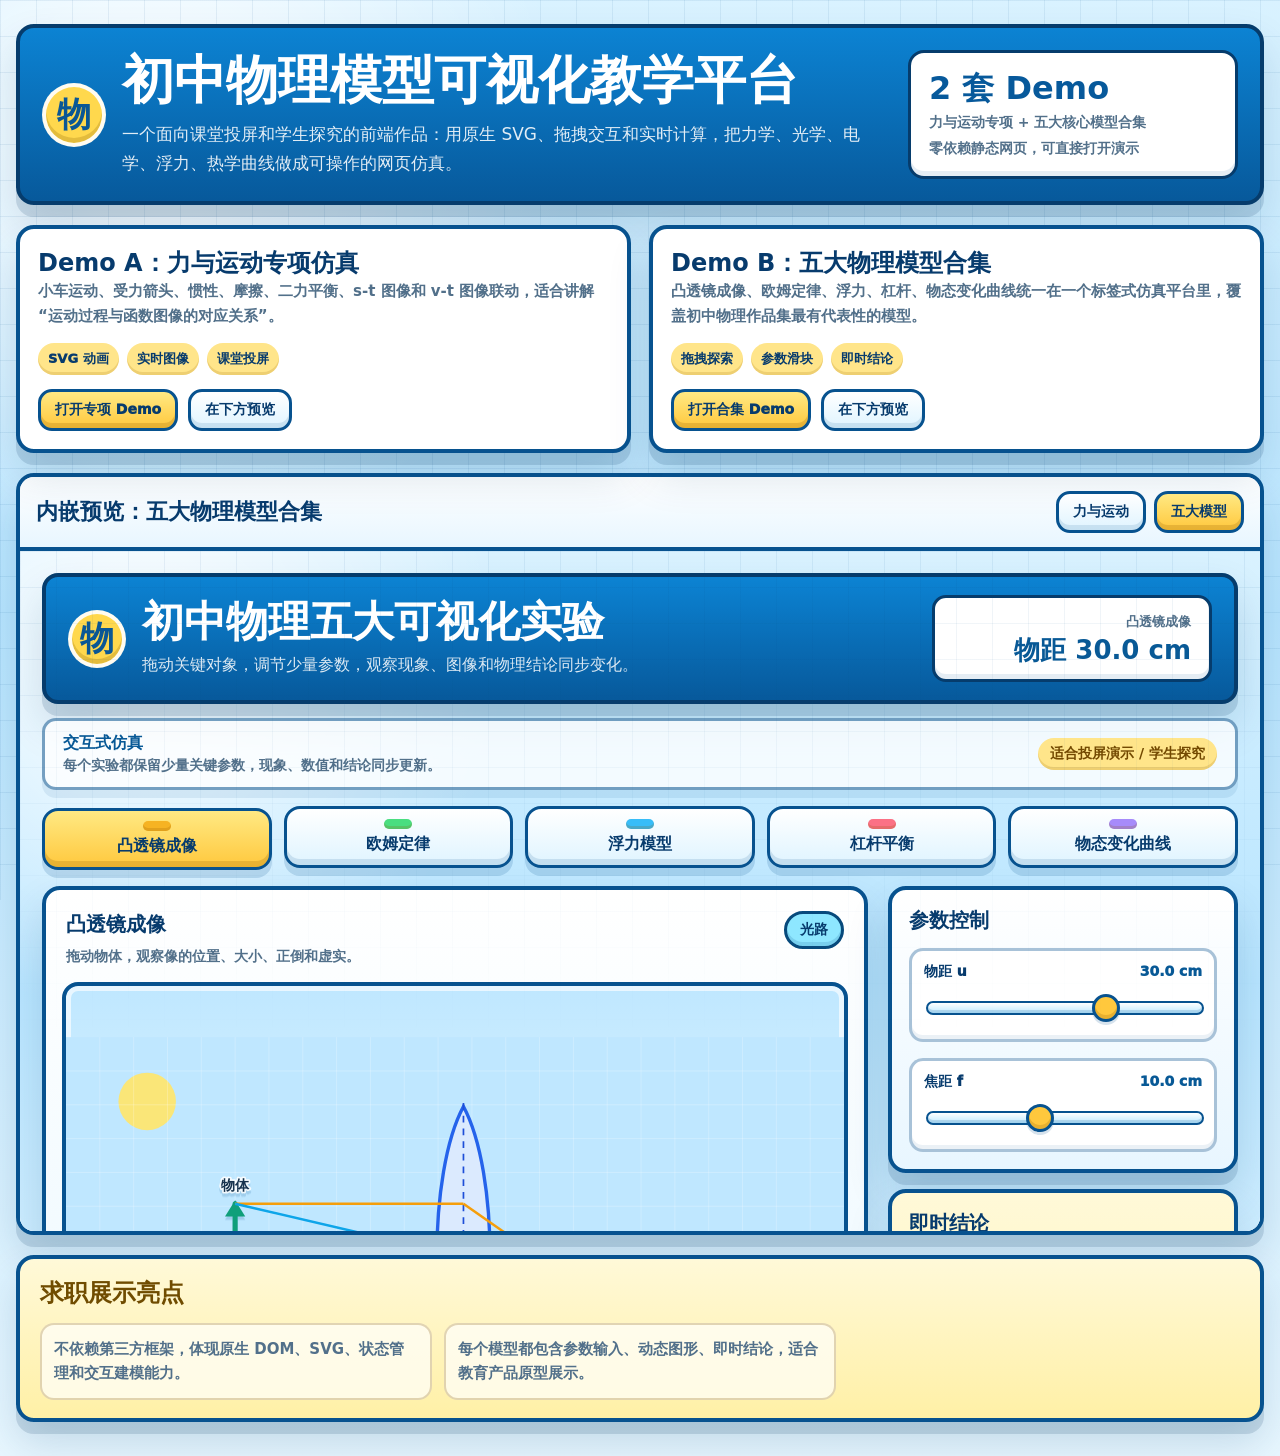
<file: index.html>
﻿<!doctype html>
<html lang="zh-CN">
  <head>
    <meta charset="UTF-8" />
    <meta name="viewport" content="width=device-width, initial-scale=1.0" />
    <title>初中物理可视化教学作品集 Demo</title>
    <style>
      :root {
        --navy: #073b6d;
        --blue: #0c83d3;
        --blue-dark: #07599b;
        --yellow: #ffc83d;
        --green: #20a464;
        --text: #17324d;
        --muted: #52708a;
        --line: #07528f;
        --shadow: 0 12px 0 rgba(4, 54, 94, 0.14), 0 22px 42px rgba(8, 67, 112, 0.16);
        font-family:
          "Microsoft YaHei", "PingFang SC", "Noto Sans CJK SC", system-ui, sans-serif;
      }

      * {
        box-sizing: border-box;
      }

      body {
        margin: 0;
        min-height: 100vh;
        color: var(--text);
        background:
          radial-gradient(circle at 12% 10%, rgba(255, 255, 255, 0.95), transparent 24%),
          linear-gradient(180deg, #d9f2ff 0%, #b8e5ff 42%, #e8f7ff 100%);
      }

      body::before {
        content: "";
        position: fixed;
        inset: 0;
        pointer-events: none;
        background-image:
          linear-gradient(rgba(7, 82, 143, 0.08) 1px, transparent 1px),
          linear-gradient(90deg, rgba(7, 82, 143, 0.08) 1px, transparent 1px);
        background-size: 36px 36px;
      }

      a,
      button {
        font: inherit;
      }

      .page {
        position: relative;
        width: min(1280px, calc(100% - 32px));
        margin: 0 auto;
        padding: 24px 0 34px;
      }

      .hero {
        display: grid;
        grid-template-columns: minmax(0, 1fr) 330px;
        gap: 20px;
        align-items: stretch;
        padding: 22px;
        border: 4px solid #063c6c;
        border-radius: 18px;
        color: #ffffff;
        background: linear-gradient(180deg, var(--blue), var(--blue-dark));
        box-shadow: var(--shadow);
      }

      .brand {
        display: flex;
        gap: 16px;
        align-items: center;
      }

      .logo {
        display: grid;
        flex: 0 0 64px;
        width: 64px;
        height: 64px;
        place-items: center;
        border: 4px solid rgba(255, 255, 255, 0.92);
        border-radius: 50%;
        color: #0a5795;
        background: #ffd84d;
        box-shadow: inset 0 -5px 0 rgba(130, 86, 0, 0.22);
        font-size: 34px;
        font-weight: 1000;
      }

      h1,
      h2,
      p {
        margin: 0;
      }

      h1 {
        font-size: clamp(30px, 5vw, 52px);
        line-height: 1.08;
        letter-spacing: 0;
      }

      .hero p {
        max-width: 780px;
        margin-top: 12px;
        color: rgba(255, 255, 255, 0.88);
        font-size: 17px;
        line-height: 1.7;
      }

      .score-card {
        padding: 18px;
        border: 3px solid #063c6c;
        border-radius: 16px;
        color: var(--text);
        background: #ffffff;
        box-shadow: inset 0 -5px 0 rgba(7, 82, 143, 0.1);
      }

      .score-card strong {
        display: block;
        color: var(--blue-dark);
        font-size: 32px;
        line-height: 1.1;
      }

      .score-card span {
        display: block;
        margin-top: 8px;
        color: var(--muted);
        font-size: 14px;
        font-weight: 900;
      }

      .cards {
        display: grid;
        grid-template-columns: repeat(2, minmax(0, 1fr));
        gap: 18px;
        margin-top: 20px;
      }

      .card,
      .preview,
      .notes {
        border: 4px solid var(--line);
        border-radius: 18px;
        background: #ffffff;
        box-shadow: var(--shadow);
      }

      .card {
        display: grid;
        gap: 14px;
        padding: 18px;
      }

      .card h2 {
        color: var(--navy);
        font-size: 24px;
      }

      .card p,
      .notes li {
        color: var(--muted);
        font-size: 15px;
        font-weight: 800;
        line-height: 1.65;
      }

      .tag-row {
        display: flex;
        flex-wrap: wrap;
        gap: 8px;
      }

      .tag {
        border-radius: 999px;
        padding: 7px 10px;
        color: #073b6d;
        background: #ffe58a;
        box-shadow: inset 0 -3px 0 rgba(159, 105, 0, 0.18);
        font-size: 13px;
        font-weight: 1000;
      }

      .actions {
        display: flex;
        flex-wrap: wrap;
        gap: 10px;
      }

      .button {
        display: inline-flex;
        min-height: 42px;
        align-items: center;
        justify-content: center;
        border: 3px solid var(--line);
        border-radius: 14px;
        padding: 0 14px;
        color: var(--navy);
        background: linear-gradient(180deg, #ffffff 0%, #dff4ff 100%);
        box-shadow: inset 0 -5px 0 rgba(7, 82, 143, 0.12);
        font-size: 14px;
        font-weight: 1000;
        text-decoration: none;
        cursor: pointer;
      }

      .button.primary {
        background: linear-gradient(180deg, #ffe983 0%, var(--yellow) 100%);
        box-shadow: inset 0 -5px 0 rgba(144, 91, 0, 0.22);
      }

      .preview {
        margin-top: 20px;
        overflow: hidden;
      }

      .preview-head {
        display: flex;
        align-items: center;
        justify-content: space-between;
        gap: 12px;
        padding: 14px 16px;
        background: linear-gradient(180deg, #ffffff 0%, #e8f6ff 100%);
        border-bottom: 4px solid var(--line);
      }

      .preview-head h2 {
        color: var(--navy);
        font-size: 22px;
      }

      .preview-actions {
        display: flex;
        flex-wrap: wrap;
        gap: 8px;
      }

      iframe {
        display: block;
        width: 100%;
        height: 680px;
        border: 0;
        background: #ffffff;
      }

      .notes {
        margin-top: 20px;
        padding: 18px 20px;
        background: linear-gradient(180deg, #fff9d8 0%, #fff0a6 100%);
      }

      .notes h2 {
        color: #704c00;
      }

      .notes ul {
        display: grid;
        grid-template-columns: repeat(3, minmax(0, 1fr));
        gap: 12px;
        margin: 14px 0 0;
        padding: 0;
        list-style: none;
      }

      .notes li {
        border: 2px solid rgba(128, 85, 0, 0.24);
        border-radius: 14px;
        padding: 12px;
        background: rgba(255, 255, 255, 0.68);
      }

      @media (max-width: 980px) {
        .hero,
        .cards,
        .notes ul {
          grid-template-columns: 1fr;
        }

        .brand {
          align-items: flex-start;
        }

        iframe {
          height: 620px;
        }
      }

      @media (max-width: 620px) {
        .page {
          width: min(100% - 24px, 1280px);
          padding-top: 14px;
        }

        .hero {
          padding: 16px;
        }

        .logo {
          flex-basis: 50px;
          width: 50px;
          height: 50px;
          font-size: 28px;
        }

        .preview-head {
          display: grid;
        }

        iframe {
          height: 560px;
        }
      }
    </style>
  </head>
  <body>
    <main class="page">
      <section class="hero">
        <div class="brand">
          <div class="logo" aria-hidden="true">物</div>
          <div>
            <h1>初中物理模型可视化教学平台</h1>
            <p>一个面向课堂投屏和学生探究的前端作品：用原生 SVG、拖拽交互和实时计算，把力学、光学、电学、浮力、热学曲线做成可操作的网页仿真。</p>
          </div>
        </div>
        <aside class="score-card">
          <strong>2 套 Demo</strong>
          <span>力与运动专项 + 五大核心模型合集</span>
          <span>零依赖静态网页，可直接打开演示</span>
        </aside>
      </section>

      <section class="cards" aria-label="作品入口">
        <article class="card">
          <div>
            <h2>Demo A：力与运动专项仿真</h2>
            <p>小车运动、受力箭头、惯性、摩擦、二力平衡、s-t 图像和 v-t 图像联动，适合讲解“运动过程与函数图像的对应关系”。</p>
          </div>
          <div class="tag-row">
            <span class="tag">SVG 动画</span>
            <span class="tag">实时图像</span>
            <span class="tag">课堂投屏</span>
          </div>
          <div class="actions">
            <a class="button primary" href="./motion_demo.html">打开专项 Demo</a>
            <button class="button" type="button" data-preview="./motion_demo.html">在下方预览</button>
          </div>
        </article>

        <article class="card">
          <div>
            <h2>Demo B：五大物理模型合集</h2>
            <p>凸透镜成像、欧姆定律、浮力、杠杆、物态变化曲线统一在一个标签式仿真平台里，覆盖初中物理作品集最有代表性的模型。</p>
          </div>
          <div class="tag-row">
            <span class="tag">拖拽探索</span>
            <span class="tag">参数滑块</span>
            <span class="tag">即时结论</span>
          </div>
          <div class="actions">
            <a class="button primary" href="./demo_code/index.html">打开合集 Demo</a>
            <button class="button" type="button" data-preview="./demo_code/index.html">在下方预览</button>
          </div>
        </article>
      </section>

      <section class="preview" aria-label="内嵌预览">
        <div class="preview-head">
          <h2 id="previewTitle">内嵌预览：五大物理模型合集</h2>
          <div class="preview-actions">
            <button class="button" type="button" data-preview="./motion_demo.html">力与运动</button>
            <button class="button primary" type="button" data-preview="./demo_code/index.html">五大模型</button>
          </div>
        </div>
        <iframe id="previewFrame" title="物理可视化 Demo 预览" src="./demo_code/index.html"></iframe>
      </section>

      <section class="notes">
        <h2>求职展示亮点</h2>
        <ul>
          <li>不依赖第三方框架，体现原生 DOM、SVG、状态管理和交互建模能力。</li>
          <li>每个模型都包含参数输入、动态图形、即时结论，适合教育产品原型展示。</li>
        </ul>
      </section>
    </main>

    <script>
      const frame = document.querySelector("#previewFrame");
      const title = document.querySelector("#previewTitle");
      const buttons = document.querySelectorAll("[data-preview]");

      buttons.forEach((button) => {
        button.addEventListener("click", () => {
          const target = button.dataset.preview;
          frame.src = target;
          title.textContent = target.includes("demo_code") ? "内嵌预览：五大物理模型合集" : "内嵌预览：力与运动专项仿真";
        });
      });
    </script>
  </body>
</html>
</file>
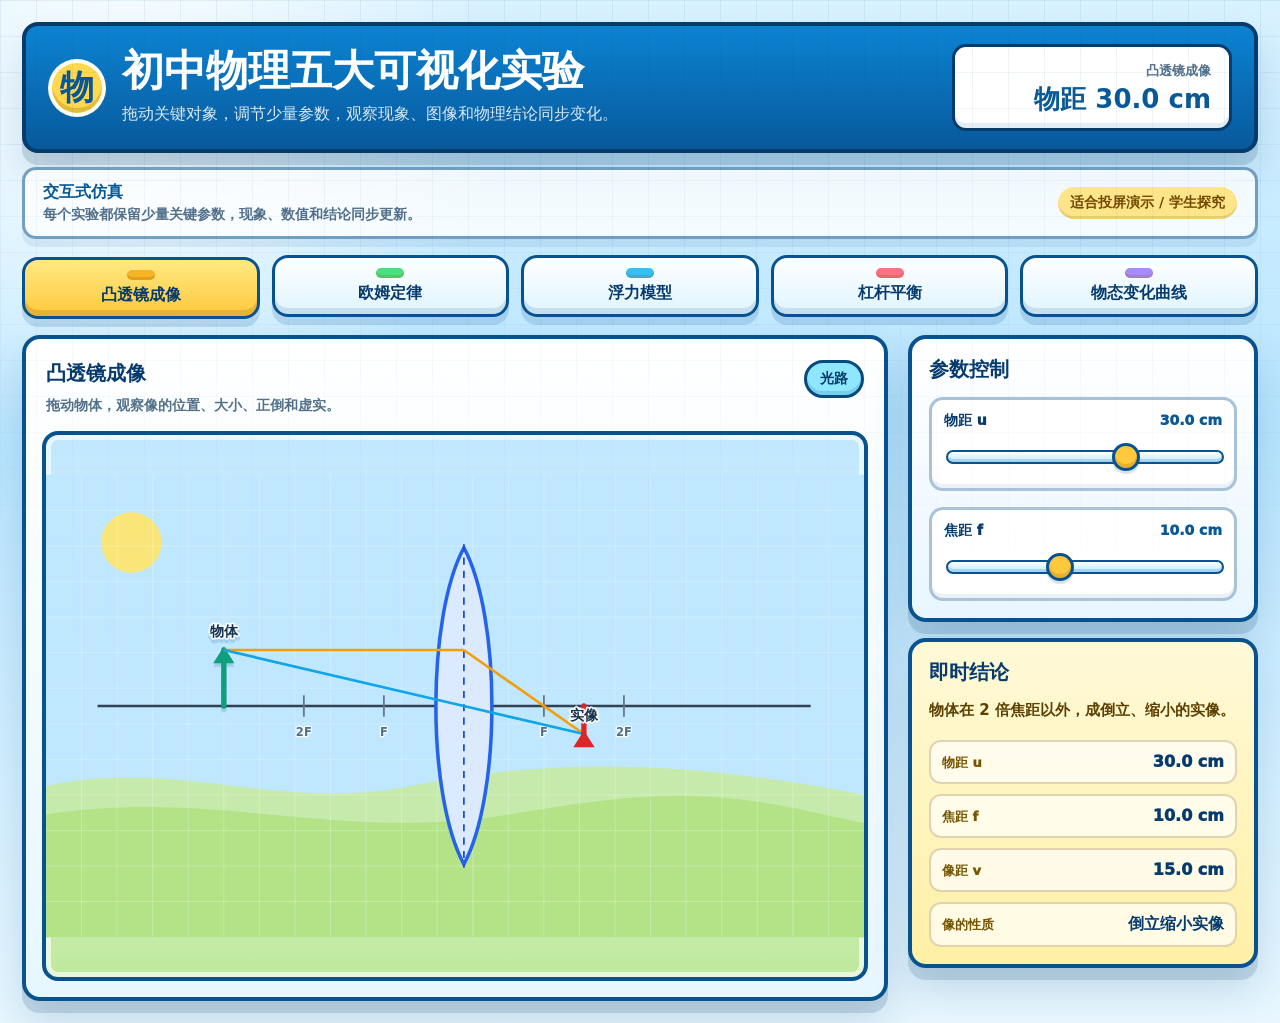
<file: demo_code/index.html>
<!doctype html>
<html lang="zh-CN">
  <head>
    <meta charset="UTF-8" />
    <meta name="viewport" content="width=device-width, initial-scale=1.0" />
    <title>初中物理五大可视化实验</title>
    <link rel="stylesheet" href="./styles.css" />
  </head>
  <body>
    <main class="app-shell">
      <section class="workspace" aria-labelledby="page-title">
        <header class="topbar">
          <div class="brand-block">
            <div class="brand-mark" aria-hidden="true">物</div>
            <div>
              <h1 id="page-title">初中物理五大可视化实验</h1>
              <p>拖动关键对象，调节少量参数，观察现象、图像和物理结论同步变化。</p>
            </div>
          </div>
          <div class="summary-card" aria-live="polite">
            <span id="currentTopic">凸透镜成像</span>
            <strong id="headlineValue">物距 30.0 cm</strong>
          </div>
        </header>

        <section class="intro-strip" aria-label="仿真说明">
          <div>
            <strong>交互式仿真</strong>
            <p>每个实验都保留少量关键参数，现象、数值和结论同步更新。</p>
          </div>
          <span>适合投屏演示 / 学生探究</span>
        </section>

        <nav class="tabbar" aria-label="实验切换">
          <button class="tab-button active" type="button" data-demo="lens">凸透镜成像</button>
          <button class="tab-button" type="button" data-demo="ohm">欧姆定律</button>
          <button class="tab-button" type="button" data-demo="buoyancy">浮力模型</button>
          <button class="tab-button" type="button" data-demo="lever">杠杆平衡</button>
          <button class="tab-button" type="button" data-demo="phase">物态变化曲线</button>
        </nav>

        <div class="content-grid">
          <section class="canvas-panel" aria-label="实验可视化区域">
            <div class="section-heading">
              <div>
                <h2 id="demoTitle">凸透镜成像</h2>
                <p id="demoSubtitle">拖动物体，观察像的位置、大小、正倒和虚实。</p>
              </div>
              <span id="demoBadge">光路</span>
            </div>
            <svg id="demoCanvas" class="demo-canvas" viewBox="0 0 920 520" role="img" aria-label="当前实验图示"></svg>
          </section>

          <aside class="side-panel" aria-label="参数和结论">
            <section class="control-card">
              <h2>参数控制</h2>
              <div id="controlArea" class="control-area"></div>
            </section>

            <section class="result-card" aria-live="polite">
              <h2>即时结论</h2>
              <p id="resultText">物体在 2 倍焦距以外，成倒立、缩小的实像。</p>
              <dl id="factList" class="fact-list"></dl>
            </section>
          </aside>
        </div>
      </section>
    </main>

    <script src="./script.js"></script>
  </body>
</html>
</file>
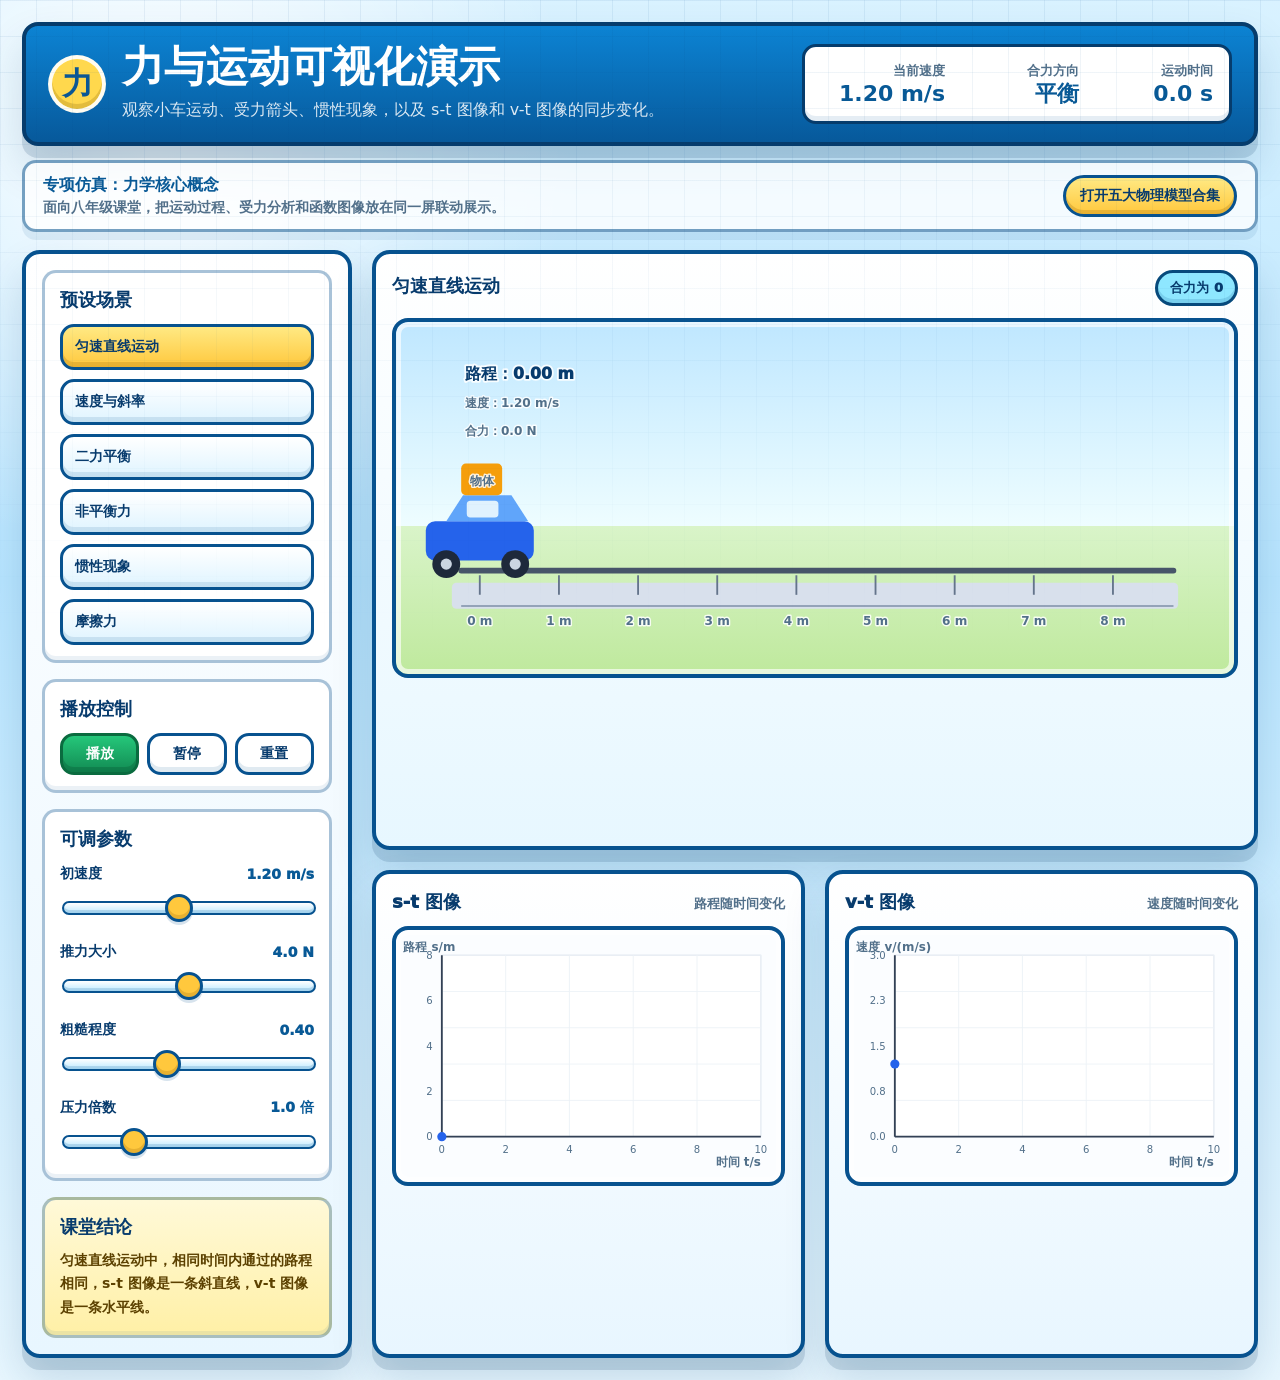
<file: motion_demo.html>
﻿<!doctype html>
<html lang="zh-CN">
  <head>
    <meta charset="UTF-8" />
    <meta name="viewport" content="width=device-width, initial-scale=1.0" />
    <title>力与运动可视化演示</title>
    <link rel="stylesheet" href="./styles.css" />
  </head>
  <body>
    <main class="app-shell">
      <section class="workspace" aria-labelledby="page-title">
        <header class="topbar">
          <div class="brand-block">
            <div class="brand-mark" aria-hidden="true">力</div>
            <div>
              <h1 id="page-title">力与运动可视化演示</h1>
              <p>观察小车运动、受力箭头、惯性现象，以及 s-t 图像和 v-t 图像的同步变化。</p>
            </div>
          </div>
          <div class="status-panel" aria-live="polite">
            <div>
              <span>当前速度</span>
              <strong id="speedValue">1.20 m/s</strong>
            </div>
            <div>
              <span>合力方向</span>
              <strong id="netForceValue">平衡</strong>
            </div>
            <div>
              <span>运动时间</span>
              <strong id="timeValue">0.0 s</strong>
            </div>
          </div>
        </header>

        <section class="intro-strip" aria-label="项目说明">
          <div>
            <strong>专项仿真：力学核心概念</strong>
            <p>面向八年级课堂，把运动过程、受力分析和函数图像放在同一屏联动展示。</p>
          </div>
          <a href="./demo_code/index.html">打开五大物理模型合集</a>
        </section>

        <div class="content-grid">
          <aside class="control-panel" aria-label="演示控制">
            <section class="panel-block">
              <h2>预设场景</h2>
              <div class="scenario-list" role="group" aria-label="选择预设场景">
                <button class="scenario-button active" type="button" data-scenario="uniform">匀速直线运动</button>
                <button class="scenario-button" type="button" data-scenario="speed">速度与斜率</button>
                <button class="scenario-button" type="button" data-scenario="balance">二力平衡</button>
                <button class="scenario-button" type="button" data-scenario="unbalanced">非平衡力</button>
                <button class="scenario-button" type="button" data-scenario="inertia">惯性现象</button>
                <button class="scenario-button" type="button" data-scenario="friction">摩擦力</button>
              </div>
            </section>

            <section class="panel-block">
              <h2>播放控制</h2>
              <div class="play-row">
                <button id="playButton" class="primary-button" type="button">播放</button>
                <button id="pauseButton" class="secondary-button" type="button">暂停</button>
                <button id="resetButton" class="secondary-button" type="button">重置</button>
              </div>
            </section>

            <section class="panel-block">
              <h2>可调参数</h2>
              <label class="control-row" for="speedSlider">
                <span>初速度</span>
                <output id="speedSliderValue" for="speedSlider">1.20 m/s</output>
              </label>
              <input id="speedSlider" type="range" min="0.2" max="2.4" step="0.02" value="1.2" />

              <label class="control-row" for="pushSlider">
                <span>推力大小</span>
                <output id="pushSliderValue" for="pushSlider">4 N</output>
              </label>
              <input id="pushSlider" type="range" min="0" max="8" step="0.1" value="4" />

              <label class="control-row" for="roughSlider">
                <span>粗糙程度</span>
                <output id="roughSliderValue" for="roughSlider">0.40</output>
              </label>
              <input id="roughSlider" type="range" min="0" max="1" step="0.01" value="0.4" />

              <label class="control-row" for="pressureSlider">
                <span>压力倍数</span>
                <output id="pressureSliderValue" for="pressureSlider">1.0 倍</output>
              </label>
              <input id="pressureSlider" type="range" min="0.5" max="2.5" step="0.02" value="1" />
            </section>

            <section class="conclusion-card" aria-live="polite">
              <h2>课堂结论</h2>
              <p id="conclusionText">匀速直线运动中，相同时间内通过的路程相同，s-t 图像是一条斜直线，v-t 图像是一条水平线。</p>
            </section>
          </aside>

          <section class="demo-panel" aria-label="力与运动演示区">
            <div class="stage-card">
              <div class="section-heading">
                <h2 id="sceneTitle">匀速直线运动</h2>
                <span id="sceneBadge">合力为 0</span>
              </div>
              <svg id="sceneSvg" class="scene-svg" viewBox="0 0 900 360" role="img" aria-labelledby="sceneTitle sceneDescription">
                <desc id="sceneDescription">小车沿水平轨道运动，箭头表示力的方向和大小。</desc>
              </svg>
            </div>

            <div class="graph-grid" aria-label="运动图像">
              <section class="graph-card">
                <div class="graph-head">
                  <h2>s-t 图像</h2>
                  <span>路程随时间变化</span>
                </div>
                <svg id="stGraph" class="graph-svg" viewBox="0 0 420 260" role="img" aria-label="路程时间图像"></svg>
              </section>

              <section class="graph-card">
                <div class="graph-head">
                  <h2>v-t 图像</h2>
                  <span>速度随时间变化</span>
                </div>
                <svg id="vtGraph" class="graph-svg" viewBox="0 0 420 260" role="img" aria-label="速度时间图像"></svg>
              </section>
            </div>
          </section>
        </div>
      </section>
    </main>

    <script src="./script.js"></script>
  </body>
</html>
</file>
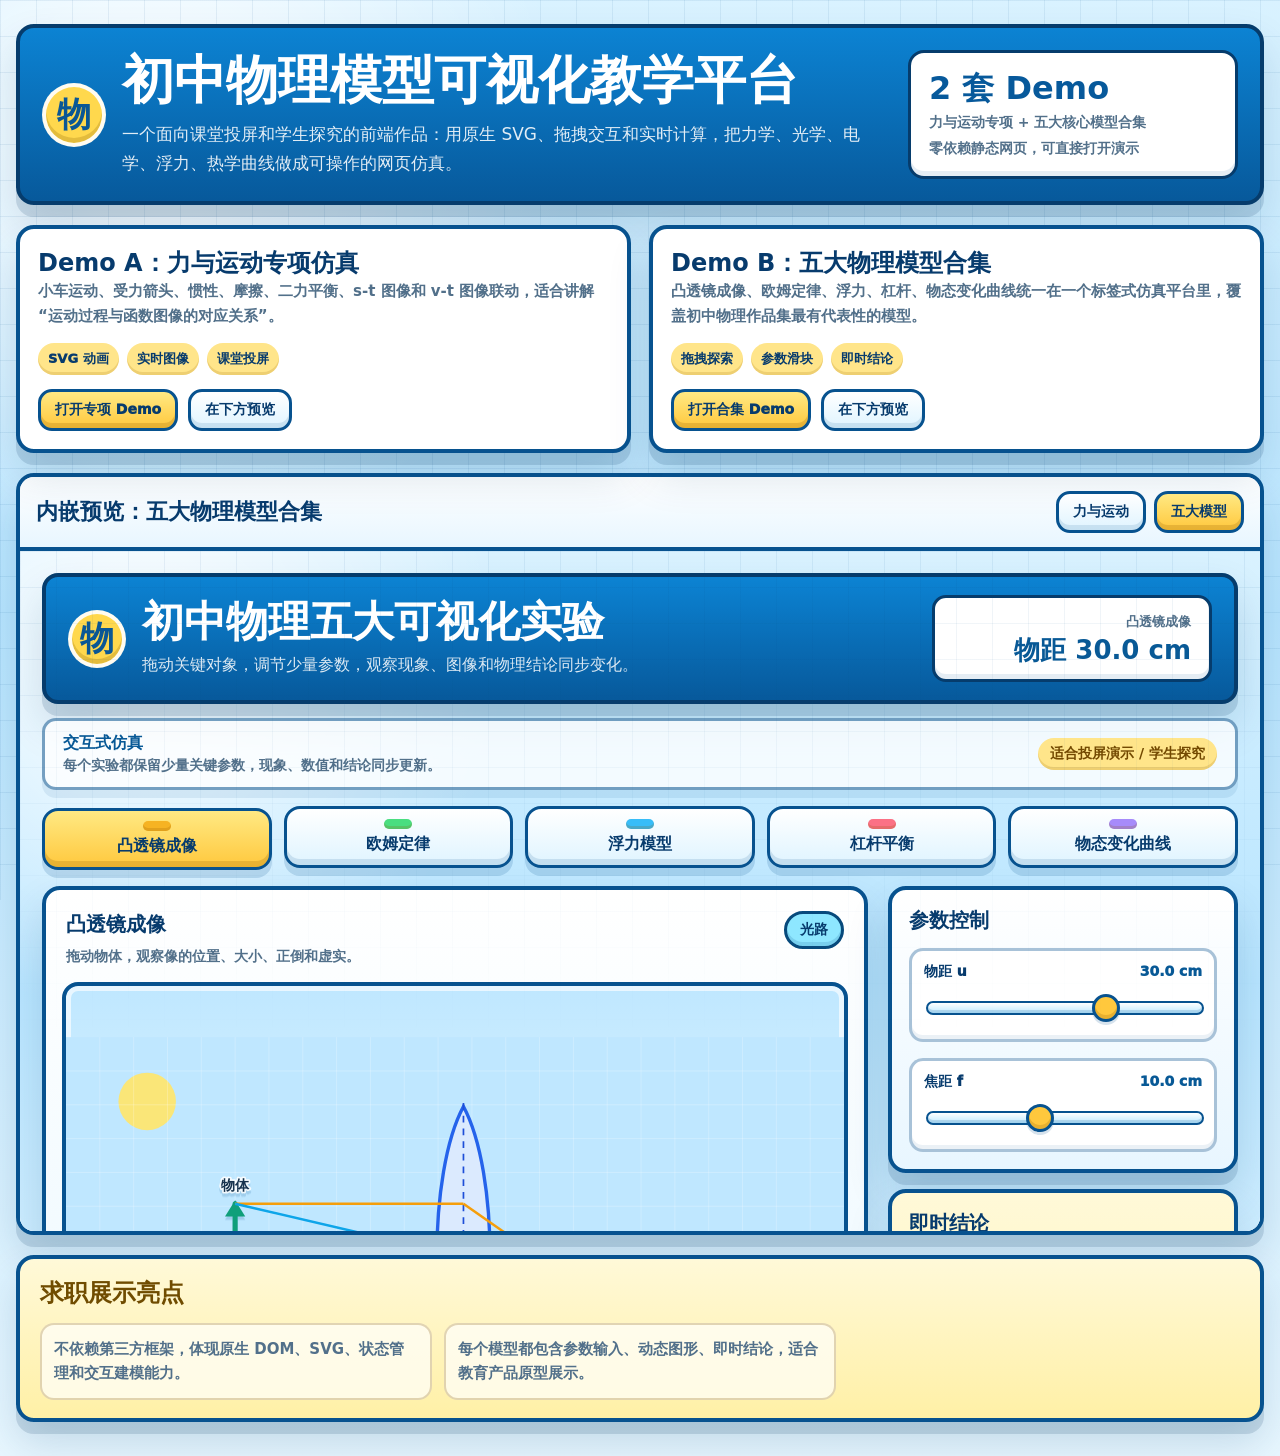
<file: portfolio_demo.html>
<!doctype html>
<html lang="zh-CN">
  <head>
    <meta charset="UTF-8" />
    <meta name="viewport" content="width=device-width, initial-scale=1.0" />
    <title>初中物理可视化教学作品集 Demo</title>
    <style>
      :root {
        --navy: #073b6d;
        --blue: #0c83d3;
        --blue-dark: #07599b;
        --yellow: #ffc83d;
        --green: #20a464;
        --text: #17324d;
        --muted: #52708a;
        --line: #07528f;
        --shadow: 0 12px 0 rgba(4, 54, 94, 0.14), 0 22px 42px rgba(8, 67, 112, 0.16);
        font-family:
          "Microsoft YaHei", "PingFang SC", "Noto Sans CJK SC", system-ui, sans-serif;
      }

      * {
        box-sizing: border-box;
      }

      body {
        margin: 0;
        min-height: 100vh;
        color: var(--text);
        background:
          radial-gradient(circle at 12% 10%, rgba(255, 255, 255, 0.95), transparent 24%),
          linear-gradient(180deg, #d9f2ff 0%, #b8e5ff 42%, #e8f7ff 100%);
      }

      body::before {
        content: "";
        position: fixed;
        inset: 0;
        pointer-events: none;
        background-image:
          linear-gradient(rgba(7, 82, 143, 0.08) 1px, transparent 1px),
          linear-gradient(90deg, rgba(7, 82, 143, 0.08) 1px, transparent 1px);
        background-size: 36px 36px;
      }

      a,
      button {
        font: inherit;
      }

      .page {
        position: relative;
        width: min(1280px, calc(100% - 32px));
        margin: 0 auto;
        padding: 24px 0 34px;
      }

      .hero {
        display: grid;
        grid-template-columns: minmax(0, 1fr) 330px;
        gap: 20px;
        align-items: stretch;
        padding: 22px;
        border: 4px solid #063c6c;
        border-radius: 18px;
        color: #ffffff;
        background: linear-gradient(180deg, var(--blue), var(--blue-dark));
        box-shadow: var(--shadow);
      }

      .brand {
        display: flex;
        gap: 16px;
        align-items: center;
      }

      .logo {
        display: grid;
        flex: 0 0 64px;
        width: 64px;
        height: 64px;
        place-items: center;
        border: 4px solid rgba(255, 255, 255, 0.92);
        border-radius: 50%;
        color: #0a5795;
        background: #ffd84d;
        box-shadow: inset 0 -5px 0 rgba(130, 86, 0, 0.22);
        font-size: 34px;
        font-weight: 1000;
      }

      h1,
      h2,
      p {
        margin: 0;
      }

      h1 {
        font-size: clamp(30px, 5vw, 52px);
        line-height: 1.08;
        letter-spacing: 0;
      }

      .hero p {
        max-width: 780px;
        margin-top: 12px;
        color: rgba(255, 255, 255, 0.88);
        font-size: 17px;
        line-height: 1.7;
      }

      .score-card {
        padding: 18px;
        border: 3px solid #063c6c;
        border-radius: 16px;
        color: var(--text);
        background: #ffffff;
        box-shadow: inset 0 -5px 0 rgba(7, 82, 143, 0.1);
      }

      .score-card strong {
        display: block;
        color: var(--blue-dark);
        font-size: 32px;
        line-height: 1.1;
      }

      .score-card span {
        display: block;
        margin-top: 8px;
        color: var(--muted);
        font-size: 14px;
        font-weight: 900;
      }

      .cards {
        display: grid;
        grid-template-columns: repeat(2, minmax(0, 1fr));
        gap: 18px;
        margin-top: 20px;
      }

      .card,
      .preview,
      .notes {
        border: 4px solid var(--line);
        border-radius: 18px;
        background: #ffffff;
        box-shadow: var(--shadow);
      }

      .card {
        display: grid;
        gap: 14px;
        padding: 18px;
      }

      .card h2 {
        color: var(--navy);
        font-size: 24px;
      }

      .card p,
      .notes li {
        color: var(--muted);
        font-size: 15px;
        font-weight: 800;
        line-height: 1.65;
      }

      .tag-row {
        display: flex;
        flex-wrap: wrap;
        gap: 8px;
      }

      .tag {
        border-radius: 999px;
        padding: 7px 10px;
        color: #073b6d;
        background: #ffe58a;
        box-shadow: inset 0 -3px 0 rgba(159, 105, 0, 0.18);
        font-size: 13px;
        font-weight: 1000;
      }

      .actions {
        display: flex;
        flex-wrap: wrap;
        gap: 10px;
      }

      .button {
        display: inline-flex;
        min-height: 42px;
        align-items: center;
        justify-content: center;
        border: 3px solid var(--line);
        border-radius: 14px;
        padding: 0 14px;
        color: var(--navy);
        background: linear-gradient(180deg, #ffffff 0%, #dff4ff 100%);
        box-shadow: inset 0 -5px 0 rgba(7, 82, 143, 0.12);
        font-size: 14px;
        font-weight: 1000;
        text-decoration: none;
        cursor: pointer;
      }

      .button.primary {
        background: linear-gradient(180deg, #ffe983 0%, var(--yellow) 100%);
        box-shadow: inset 0 -5px 0 rgba(144, 91, 0, 0.22);
      }

      .preview {
        margin-top: 20px;
        overflow: hidden;
      }

      .preview-head {
        display: flex;
        align-items: center;
        justify-content: space-between;
        gap: 12px;
        padding: 14px 16px;
        background: linear-gradient(180deg, #ffffff 0%, #e8f6ff 100%);
        border-bottom: 4px solid var(--line);
      }

      .preview-head h2 {
        color: var(--navy);
        font-size: 22px;
      }

      .preview-actions {
        display: flex;
        flex-wrap: wrap;
        gap: 8px;
      }

      iframe {
        display: block;
        width: 100%;
        height: 680px;
        border: 0;
        background: #ffffff;
      }

      .notes {
        margin-top: 20px;
        padding: 18px 20px;
        background: linear-gradient(180deg, #fff9d8 0%, #fff0a6 100%);
      }

      .notes h2 {
        color: #704c00;
      }

      .notes ul {
        display: grid;
        grid-template-columns: repeat(3, minmax(0, 1fr));
        gap: 12px;
        margin: 14px 0 0;
        padding: 0;
        list-style: none;
      }

      .notes li {
        border: 2px solid rgba(128, 85, 0, 0.24);
        border-radius: 14px;
        padding: 12px;
        background: rgba(255, 255, 255, 0.68);
      }

      @media (max-width: 980px) {
        .hero,
        .cards,
        .notes ul {
          grid-template-columns: 1fr;
        }

        .brand {
          align-items: flex-start;
        }

        iframe {
          height: 620px;
        }
      }

      @media (max-width: 620px) {
        .page {
          width: min(100% - 24px, 1280px);
          padding-top: 14px;
        }

        .hero {
          padding: 16px;
        }

        .logo {
          flex-basis: 50px;
          width: 50px;
          height: 50px;
          font-size: 28px;
        }

        .preview-head {
          display: grid;
        }

        iframe {
          height: 560px;
        }
      }
    </style>
  </head>
  <body>
    <main class="page">
      <section class="hero">
        <div class="brand">
          <div class="logo" aria-hidden="true">物</div>
          <div>
            <h1>初中物理模型可视化教学平台</h1>
            <p>一个面向课堂投屏和学生探究的前端作品：用原生 SVG、拖拽交互和实时计算，把力学、光学、电学、浮力、热学曲线做成可操作的网页仿真。</p>
          </div>
        </div>
        <aside class="score-card">
          <strong>2 套 Demo</strong>
          <span>力与运动专项 + 五大核心模型合集</span>
          <span>零依赖静态网页，可直接打开演示</span>
        </aside>
      </section>

      <section class="cards" aria-label="作品入口">
        <article class="card">
          <div>
            <h2>Demo A：力与运动专项仿真</h2>
            <p>小车运动、受力箭头、惯性、摩擦、二力平衡、s-t 图像和 v-t 图像联动，适合讲解“运动过程与函数图像的对应关系”。</p>
          </div>
          <div class="tag-row">
            <span class="tag">SVG 动画</span>
            <span class="tag">实时图像</span>
            <span class="tag">课堂投屏</span>
          </div>
          <div class="actions">
            <a class="button primary" href="./index.html">打开专项 Demo</a>
            <button class="button" type="button" data-preview="./index.html">在下方预览</button>
          </div>
        </article>

        <article class="card">
          <div>
            <h2>Demo B：五大物理模型合集</h2>
            <p>凸透镜成像、欧姆定律、浮力、杠杆、物态变化曲线统一在一个标签式仿真平台里，覆盖初中物理作品集最有代表性的模型。</p>
          </div>
          <div class="tag-row">
            <span class="tag">拖拽探索</span>
            <span class="tag">参数滑块</span>
            <span class="tag">即时结论</span>
          </div>
          <div class="actions">
            <a class="button primary" href="./demo_code/index.html">打开合集 Demo</a>
            <button class="button" type="button" data-preview="./demo_code/index.html">在下方预览</button>
          </div>
        </article>
      </section>

      <section class="preview" aria-label="内嵌预览">
        <div class="preview-head">
          <h2 id="previewTitle">内嵌预览：五大物理模型合集</h2>
          <div class="preview-actions">
            <button class="button" type="button" data-preview="./index.html">力与运动</button>
            <button class="button primary" type="button" data-preview="./demo_code/index.html">五大模型</button>
          </div>
        </div>
        <iframe id="previewFrame" title="物理可视化 Demo 预览" src="./demo_code/index.html"></iframe>
      </section>

      <section class="notes">
        <h2>求职展示亮点</h2>
        <ul>
          <li>不依赖第三方框架，体现原生 DOM、SVG、状态管理和交互建模能力。</li>
          <li>每个模型都包含参数输入、动态图形、即时结论，适合教育产品原型展示。</li>
        </ul>
      </section>
    </main>

    <script>
      const frame = document.querySelector("#previewFrame");
      const title = document.querySelector("#previewTitle");
      const buttons = document.querySelectorAll("[data-preview]");

      buttons.forEach((button) => {
        button.addEventListener("click", () => {
          const target = button.dataset.preview;
          frame.src = target;
          title.textContent = target.includes("demo_code") ? "内嵌预览：五大物理模型合集" : "内嵌预览：力与运动专项仿真";
        });
      });
    </script>
  </body>
</html>
</file>
<file: demo_code/styles.css>
:root {
  --sky: #bfe7ff;
  --sky-deep: #0b75bd;
  --sky-dark: #07528f;
  --navy: #073b6d;
  --panel: #ffffff;
  --panel-blue: #e8f6ff;
  --panel-yellow: #fff4c4;
  --text: #17324d;
  --muted: #52708a;
  --line: #176da7;
  --primary: #1479c9;
  --primary-dark: #085996;
  --accent: #20a464;
  --warning: #f6b323;
  --danger: #e95537;
  --purple: #7c4dcb;
  --shadow: 0 12px 0 rgba(4, 54, 94, 0.14), 0 22px 42px rgba(8, 67, 112, 0.16);
  font-family:
    "Microsoft YaHei", "PingFang SC", "Noto Sans CJK SC", system-ui, sans-serif;
}

* {
  box-sizing: border-box;
}

body {
  margin: 0;
  min-height: 100vh;
  color: var(--text);
  background:
    radial-gradient(circle at 10% 10%, rgba(255, 255, 255, 0.92), transparent 25%),
    linear-gradient(180deg, #d9f2ff 0%, #b8e5ff 42%, #e8f7ff 100%);
}

body::before {
  content: "";
  position: fixed;
  inset: 0;
  pointer-events: none;
  background-image:
    linear-gradient(rgba(7, 82, 143, 0.08) 1px, transparent 1px),
    linear-gradient(90deg, rgba(7, 82, 143, 0.08) 1px, transparent 1px);
  background-size: 36px 36px;
  mask-image: linear-gradient(180deg, rgba(0, 0, 0, 0.9), transparent 72%);
}

button,
input {
  font: inherit;
}

button {
  cursor: pointer;
}

h1,
h2,
p {
  margin: 0;
}

.app-shell {
  min-height: 100vh;
  padding: 22px;
}

.workspace {
  width: min(1360px, 100%);
  margin: 0 auto;
}

.topbar {
  display: flex;
  align-items: center;
  justify-content: space-between;
  gap: 20px;
  min-height: 98px;
  margin-bottom: 14px;
  padding: 18px 22px;
  border: 4px solid #063c6c;
  border-radius: 16px;
  color: #ffffff;
  background:
    linear-gradient(180deg, #0c83d3, #07599b),
    var(--sky-deep);
  box-shadow: var(--shadow);
}

.brand-block {
  display: flex;
  align-items: center;
  gap: 16px;
  min-width: 0;
}

.brand-mark {
  display: grid;
  flex: 0 0 58px;
  width: 58px;
  height: 58px;
  place-items: center;
  border: 4px solid rgba(255, 255, 255, 0.92);
  border-radius: 50%;
  color: #0a5795;
  background: #ffd84d;
  font-size: 34px;
  font-weight: 1000;
  box-shadow: inset 0 -5px 0 rgba(130, 86, 0, 0.22);
}

h1 {
  font-size: clamp(28px, 4vw, 42px);
  line-height: 1.1;
  letter-spacing: 0;
}

.topbar p {
  max-width: 760px;
  margin-top: 8px;
  color: rgba(255, 255, 255, 0.86);
  font-size: 16px;
  line-height: 1.55;
}

.summary-card {
  flex: 0 0 280px;
  min-width: 250px;
  padding: 13px 18px;
  border: 3px solid #063c6c;
  border-radius: 14px;
  color: var(--text);
  background: #ffffff;
  box-shadow: inset 0 -5px 0 rgba(7, 82, 143, 0.1);
  text-align: right;
}

.summary-card span {
  color: var(--muted);
  font-size: 13px;
  font-weight: 900;
}

.summary-card strong {
  display: block;
  margin-top: 4px;
  color: var(--primary-dark);
  font-size: 26px;
  line-height: 1.2;
}

.intro-strip {
  display: flex;
  align-items: center;
  justify-content: space-between;
  gap: 18px;
  margin-bottom: 16px;
  padding: 12px 18px;
  border: 3px solid rgba(7, 82, 143, 0.55);
  border-radius: 14px;
  background: rgba(255, 255, 255, 0.78);
  box-shadow: 0 8px 0 rgba(7, 82, 143, 0.09);
}

.intro-strip strong {
  color: var(--primary-dark);
  font-size: 16px;
  font-weight: 1000;
}

.intro-strip p,
.intro-strip span {
  color: var(--muted);
  font-size: 14px;
  font-weight: 800;
}

.intro-strip p {
  margin-top: 3px;
}

.intro-strip span {
  flex: 0 0 auto;
  border-radius: 999px;
  padding: 7px 12px;
  color: #734900;
  background: #ffe58a;
  box-shadow: inset 0 -3px 0 rgba(159, 105, 0, 0.18);
}

.tabbar {
  display: grid;
  grid-template-columns: repeat(5, minmax(0, 1fr));
  gap: 12px;
  margin-bottom: 18px;
}

.tab-button {
  position: relative;
  min-height: 62px;
  border: 3px solid #07528f;
  border-radius: 16px;
  padding: 9px 12px 10px;
  color: var(--navy);
  background: linear-gradient(180deg, #ffffff 0%, #dff4ff 100%);
  box-shadow: inset 0 -6px 0 rgba(7, 82, 143, 0.13), 0 8px 0 rgba(7, 82, 143, 0.16);
  font-size: 16px;
  font-weight: 1000;
  text-align: center;
}

.tab-button::before {
  content: "";
  display: block;
  width: 28px;
  height: 10px;
  margin: 0 auto 5px;
  border-radius: 999px;
  background: var(--warning);
  box-shadow: inset 0 -3px 0 rgba(138, 87, 0, 0.2);
}

.tab-button:nth-child(2)::before {
  background: #4ade80;
}

.tab-button:nth-child(3)::before {
  background: #38bdf8;
}

.tab-button:nth-child(4)::before {
  background: #fb7185;
}

.tab-button:nth-child(5)::before {
  background: #a78bfa;
}

.tab-button.active {
  color: #073b6d;
  background: linear-gradient(180deg, #ffe983 0%, #ffc83d 100%);
  box-shadow: inset 0 -6px 0 rgba(144, 91, 0, 0.22), 0 8px 0 rgba(7, 82, 143, 0.16);
  transform: translateY(2px);
}

.content-grid {
  display: grid;
  grid-template-columns: minmax(0, 1fr) 350px;
  gap: 20px;
  align-items: stretch;
}

.canvas-panel,
.control-card,
.result-card {
  border: 4px solid #07528f;
  border-radius: 18px;
  background: var(--panel);
  box-shadow: var(--shadow);
}

.canvas-panel {
  min-height: 640px;
  padding: 16px;
  background: linear-gradient(180deg, #ffffff 0%, #e7f7ff 100%);
}

.section-heading {
  display: flex;
  align-items: flex-start;
  justify-content: space-between;
  gap: 16px;
  margin-bottom: 14px;
  padding: 5px 4px 0;
}

.section-heading h2,
.control-card h2,
.result-card h2 {
  color: var(--navy);
  font-size: 20px;
  font-weight: 1000;
}

.section-heading p {
  margin-top: 7px;
  color: var(--muted);
  font-size: 14px;
  line-height: 1.6;
  font-weight: 800;
}

#demoBadge {
  flex: 0 0 auto;
  border: 3px solid #074a7c;
  border-radius: 999px;
  padding: 7px 13px;
  color: #073b6d;
  background: #8ee7ff;
  box-shadow: inset 0 -4px 0 rgba(7, 82, 143, 0.16);
  font-size: 14px;
  font-weight: 1000;
}

.demo-canvas {
  display: block;
  width: 100%;
  min-height: 550px;
  border: 4px solid #07528f;
  border-radius: 16px;
  background:
    linear-gradient(180deg, #bfe7ff 0%, #eefdff 64%, #d9f4c9 64%, #bfe99d 100%);
  box-shadow: inset 0 0 0 5px rgba(255, 255, 255, 0.65);
  touch-action: none;
}

.side-panel {
  display: grid;
  align-content: start;
  gap: 16px;
}

.control-card,
.result-card {
  padding: 17px;
}

.control-card {
  background: linear-gradient(180deg, #ffffff 0%, #e8f6ff 100%);
}

.control-area {
  display: grid;
  gap: 16px;
  margin-top: 14px;
}

.control-row {
  display: grid;
  gap: 8px;
  padding: 12px;
  border: 3px solid rgba(7, 82, 143, 0.35);
  border-radius: 14px;
  background: #ffffff;
  box-shadow: inset 0 -4px 0 rgba(7, 82, 143, 0.08);
}

.control-label {
  display: flex;
  align-items: baseline;
  justify-content: space-between;
  gap: 12px;
  color: var(--navy);
  font-size: 14px;
  font-weight: 1000;
}

.control-label output {
  color: var(--primary-dark);
}

input[type="range"] {
  width: 100%;
  height: 34px;
  accent-color: var(--warning);
  cursor: pointer;
}

input[type="range"]::-webkit-slider-runnable-track {
  height: 14px;
  border: 2px solid #07528f;
  border-radius: 999px;
  background: linear-gradient(180deg, #ffffff 0%, #bde9ff 100%);
  box-shadow: inset 0 -3px 0 rgba(7, 82, 143, 0.16);
}

input[type="range"]::-webkit-slider-thumb {
  width: 28px;
  height: 28px;
  margin-top: -9px;
  border: 3px solid #07528f;
  border-radius: 50%;
  background: #ffc83d;
  box-shadow: inset 0 -4px 0 rgba(144, 91, 0, 0.22), 0 3px 0 rgba(7, 82, 143, 0.16);
  -webkit-appearance: none;
}

input[type="range"]:focus-visible {
  outline: 4px solid rgba(255, 200, 61, 0.5);
  outline-offset: 4px;
}

input[type="range"],
input[type="range"]::-webkit-slider-thumb {
  -webkit-appearance: none;
}

.button-row {
  display: grid;
  grid-template-columns: repeat(3, minmax(0, 1fr));
  gap: 8px;
}

.action-button {
  min-height: 44px;
  border: 3px solid #07528f;
  border-radius: 14px;
  color: var(--navy);
  background: #ffffff;
  box-shadow: inset 0 -5px 0 rgba(7, 82, 143, 0.12);
  font-size: 14px;
  font-weight: 1000;
}

.action-button.primary {
  border-color: #0a6b3f;
  color: #ffffff;
  background: linear-gradient(180deg, #25c77a 0%, #128b53 100%);
  box-shadow: inset 0 -5px 0 rgba(3, 69, 38, 0.24);
}

.tab-button:active,
.action-button:active {
  transform: translateY(2px);
}

.result-card {
  background: linear-gradient(180deg, #fff9d8 0%, #fff0a6 100%);
}

#resultText {
  margin-top: 12px;
  color: #5c4100;
  font-size: 15px;
  line-height: 1.7;
  font-weight: 800;
}

.fact-list {
  display: grid;
  gap: 10px;
  margin: 16px 0 0;
}

.fact-list div {
  display: flex;
  align-items: baseline;
  justify-content: space-between;
  gap: 12px;
  padding: 10px 11px;
  border: 2px solid rgba(128, 85, 0, 0.24);
  border-radius: 12px;
  background: rgba(255, 255, 255, 0.68);
}

.fact-list dt {
  color: #765500;
  font-size: 13px;
  font-weight: 1000;
}

.fact-list dd {
  margin: 0;
  color: var(--navy);
  font-size: 16px;
  font-weight: 1000;
  text-align: right;
}

.svg-label {
  fill: var(--text);
  font-size: 16px;
  font-weight: 1000;
  paint-order: stroke;
  stroke: rgba(255, 255, 255, 0.85);
  stroke-width: 4px;
  stroke-linejoin: round;
}

.svg-small {
  fill: var(--muted);
  font-size: 13px;
  font-weight: 900;
  paint-order: stroke;
  stroke: rgba(255, 255, 255, 0.85);
  stroke-width: 3px;
  stroke-linejoin: round;
}

.axis-label {
  fill: var(--muted);
  font-size: 12px;
  font-weight: 900;
}

.drag-handle {
  cursor: grab;
  filter: drop-shadow(0 4px 0 rgba(7, 82, 143, 0.18));
}

.drag-handle:active {
  cursor: grabbing;
}

@media (max-width: 1120px) {
  .topbar,
  .content-grid {
    display: grid;
    grid-template-columns: 1fr;
  }

  .summary-card {
    width: 100%;
    min-width: 0;
    text-align: left;
  }

  .tabbar {
    grid-template-columns: repeat(2, minmax(0, 1fr));
  }
}

@media (max-width: 680px) {
  .app-shell {
    padding: 14px;
  }

  .topbar {
    padding: 14px;
  }

  .brand-block {
    align-items: flex-start;
  }

  .brand-mark {
    flex-basis: 48px;
    width: 48px;
    height: 48px;
    font-size: 28px;
  }

  .intro-strip,
  .section-heading {
    display: grid;
  }

  .intro-strip span {
    width: fit-content;
  }

  .tabbar,
  .button-row {
    grid-template-columns: 1fr;
  }

  .canvas-panel {
    min-height: auto;
  }

  .demo-canvas {
    min-height: 430px;
  }
}
</file>
<file: styles.css>
:root {
  --sky: #bfe7ff;
  --navy: #073b6d;
  --panel: #ffffff;
  --text: #17324d;
  --muted: #52708a;
  --primary: #1479c9;
  --primary-dark: #085996;
  --accent: #20a464;
  --warning: #f6b323;
  --danger: #e95537;
  --purple: #7c4dcb;
  --line: #07528f;
  --shadow: 0 12px 0 rgba(4, 54, 94, 0.14), 0 22px 42px rgba(8, 67, 112, 0.16);
  font-family:
    "Microsoft YaHei", "PingFang SC", "Noto Sans CJK SC", system-ui, sans-serif;
}

* {
  box-sizing: border-box;
}

body {
  margin: 0;
  min-height: 100vh;
  color: var(--text);
  background:
    radial-gradient(circle at 12% 10%, rgba(255, 255, 255, 0.92), transparent 25%),
    linear-gradient(180deg, #d9f2ff 0%, #b8e5ff 42%, #e8f7ff 100%);
}

body::before {
  content: "";
  position: fixed;
  inset: 0;
  pointer-events: none;
  background-image:
    linear-gradient(rgba(7, 82, 143, 0.08) 1px, transparent 1px),
    linear-gradient(90deg, rgba(7, 82, 143, 0.08) 1px, transparent 1px);
  background-size: 36px 36px;
  mask-image: linear-gradient(180deg, rgba(0, 0, 0, 0.9), transparent 72%);
}

button,
input {
  font: inherit;
}

button {
  cursor: pointer;
}

h1,
h2,
p {
  margin: 0;
}

.app-shell {
  min-height: 100vh;
  padding: 22px;
}

.workspace {
  width: min(1320px, 100%);
  margin: 0 auto;
}

.topbar {
  display: flex;
  align-items: center;
  justify-content: space-between;
  gap: 20px;
  min-height: 98px;
  margin-bottom: 14px;
  padding: 18px 22px;
  border: 4px solid #063c6c;
  border-radius: 16px;
  color: #ffffff;
  background: linear-gradient(180deg, #0c83d3, #07599b);
  box-shadow: var(--shadow);
}

.brand-block {
  display: flex;
  align-items: center;
  gap: 16px;
  min-width: 0;
}

.brand-mark {
  display: grid;
  flex: 0 0 58px;
  width: 58px;
  height: 58px;
  place-items: center;
  border: 4px solid rgba(255, 255, 255, 0.92);
  border-radius: 50%;
  color: #0a5795;
  background: #ffd84d;
  box-shadow: inset 0 -5px 0 rgba(130, 86, 0, 0.22);
  font-size: 31px;
  font-weight: 1000;
}

h1 {
  font-size: clamp(28px, 4vw, 42px);
  line-height: 1.1;
  letter-spacing: 0;
}

.topbar p {
  max-width: 730px;
  margin-top: 8px;
  color: rgba(255, 255, 255, 0.86);
  font-size: 16px;
  line-height: 1.55;
}

.status-panel {
  display: grid;
  grid-template-columns: repeat(3, minmax(104px, 1fr));
  gap: 10px;
  flex: 0 0 430px;
  padding: 13px 16px;
  border: 3px solid #063c6c;
  border-radius: 14px;
  color: var(--text);
  background: #ffffff;
  box-shadow: inset 0 -5px 0 rgba(7, 82, 143, 0.1);
  text-align: right;
}

.status-panel span {
  color: var(--muted);
  font-size: 13px;
  font-weight: 900;
}

.status-panel strong {
  display: block;
  color: var(--primary-dark);
  font-size: 22px;
  line-height: 1.25;
}

.intro-strip {
  display: flex;
  align-items: center;
  justify-content: space-between;
  gap: 18px;
  margin-bottom: 18px;
  padding: 12px 18px;
  border: 3px solid rgba(7, 82, 143, 0.55);
  border-radius: 14px;
  background: rgba(255, 255, 255, 0.78);
  box-shadow: 0 8px 0 rgba(7, 82, 143, 0.09);
}

.intro-strip strong {
  color: var(--primary-dark);
  font-size: 16px;
  font-weight: 1000;
}

.intro-strip p {
  margin-top: 3px;
  color: var(--muted);
  font-size: 14px;
  font-weight: 800;
}

.intro-strip a {
  flex: 0 0 auto;
  border: 3px solid #07528f;
  border-radius: 999px;
  padding: 9px 14px;
  color: #073b6d;
  background: linear-gradient(180deg, #ffe983 0%, #ffc83d 100%);
  box-shadow: inset 0 -4px 0 rgba(144, 91, 0, 0.22);
  font-size: 14px;
  font-weight: 1000;
  text-decoration: none;
}

.content-grid {
  display: grid;
  grid-template-columns: 330px minmax(0, 1fr);
  gap: 20px;
  align-items: stretch;
}

.control-panel,
.stage-card,
.graph-card {
  border: 4px solid var(--line);
  border-radius: 18px;
  background: var(--panel);
  box-shadow: var(--shadow);
}

.control-panel {
  display: grid;
  align-content: start;
  gap: 16px;
  padding: 16px;
  background: linear-gradient(180deg, #ffffff 0%, #e8f6ff 100%);
}

.panel-block,
.conclusion-card {
  padding: 15px;
  border: 3px solid rgba(7, 82, 143, 0.35);
  border-radius: 14px;
  background: #ffffff;
  box-shadow: inset 0 -4px 0 rgba(7, 82, 143, 0.08);
}

.panel-block h2,
.conclusion-card h2,
.section-heading h2,
.graph-head h2 {
  color: var(--navy);
  font-size: 18px;
  font-weight: 1000;
}

.scenario-list {
  display: grid;
  gap: 9px;
  margin-top: 12px;
}

.scenario-button {
  min-height: 46px;
  border: 3px solid #07528f;
  border-radius: 14px;
  padding: 0 12px;
  color: var(--navy);
  background: linear-gradient(180deg, #ffffff 0%, #dff4ff 100%);
  box-shadow: inset 0 -5px 0 rgba(7, 82, 143, 0.12);
  font-size: 14px;
  font-weight: 1000;
  text-align: left;
}

.scenario-button.active {
  color: #073b6d;
  background: linear-gradient(180deg, #ffe983 0%, #ffc83d 100%);
  box-shadow: inset 0 -5px 0 rgba(144, 91, 0, 0.22);
}

.play-row {
  display: grid;
  grid-template-columns: 1fr 1fr 1fr;
  gap: 8px;
  margin-top: 12px;
}

.primary-button,
.secondary-button {
  min-height: 42px;
  border: 3px solid #07528f;
  border-radius: 14px;
  font-size: 14px;
  font-weight: 1000;
  box-shadow: inset 0 -5px 0 rgba(7, 82, 143, 0.12);
}

.primary-button {
  border-color: #0a6b3f;
  color: #ffffff;
  background: linear-gradient(180deg, #25c77a 0%, #128b53 100%);
  box-shadow: inset 0 -5px 0 rgba(3, 69, 38, 0.24);
}

.secondary-button {
  color: var(--navy);
  background: #ffffff;
}

.control-row {
  display: flex;
  align-items: center;
  justify-content: space-between;
  gap: 12px;
  margin-top: 14px;
  color: var(--navy);
  font-size: 14px;
  font-weight: 1000;
}

.control-row output {
  color: var(--primary-dark);
}

input[type="range"] {
  width: 100%;
  height: 34px;
  margin-top: 8px;
  accent-color: var(--warning);
  cursor: pointer;
}

input[type="range"]::-webkit-slider-runnable-track {
  height: 14px;
  border: 2px solid #07528f;
  border-radius: 999px;
  background: linear-gradient(180deg, #ffffff 0%, #bde9ff 100%);
  box-shadow: inset 0 -3px 0 rgba(7, 82, 143, 0.16);
}

input[type="range"]::-webkit-slider-thumb {
  width: 28px;
  height: 28px;
  margin-top: -9px;
  border: 3px solid #07528f;
  border-radius: 50%;
  background: #ffc83d;
  box-shadow: inset 0 -4px 0 rgba(144, 91, 0, 0.22), 0 3px 0 rgba(7, 82, 143, 0.16);
  -webkit-appearance: none;
}

input[type="range"]:focus-visible {
  outline: 4px solid rgba(255, 200, 61, 0.5);
  outline-offset: 4px;
}

input[type="range"],
input[type="range"]::-webkit-slider-thumb {
  -webkit-appearance: none;
}

.conclusion-card {
  background: linear-gradient(180deg, #fff9d8 0%, #fff0a6 100%);
}

.conclusion-card p {
  margin-top: 10px;
  color: #5c4100;
  font-size: 14px;
  font-weight: 800;
  line-height: 1.7;
}

.demo-panel {
  display: grid;
  gap: 20px;
}

.stage-card {
  min-height: 440px;
  padding: 16px;
  background: linear-gradient(180deg, #ffffff 0%, #e7f7ff 100%);
}

.section-heading,
.graph-head {
  display: flex;
  align-items: baseline;
  justify-content: space-between;
  gap: 12px;
  margin-bottom: 12px;
}

.section-heading span,
.graph-head span {
  color: var(--muted);
  font-size: 13px;
  font-weight: 900;
}

#sceneBadge {
  border: 3px solid #074a7c;
  border-radius: 999px;
  padding: 6px 12px;
  color: #073b6d;
  background: #8ee7ff;
  box-shadow: inset 0 -4px 0 rgba(7, 82, 143, 0.16);
  font-weight: 1000;
}

.scene-svg,
.graph-svg {
  display: block;
  width: 100%;
  border: 4px solid var(--line);
  border-radius: 16px;
  box-shadow: inset 0 0 0 5px rgba(255, 255, 255, 0.65);
}

.scene-svg {
  min-height: 360px;
  background:
    linear-gradient(180deg, #bfe7ff 0%, #eefdff 58%, #d9f4c9 58%, #bfe99d 100%);
}

.graph-grid {
  display: grid;
  grid-template-columns: repeat(2, minmax(0, 1fr));
  gap: 20px;
}

.graph-card {
  padding: 16px;
  background: linear-gradient(180deg, #ffffff 0%, #e8f6ff 100%);
}

.graph-svg {
  min-height: 260px;
  background: #fbfdff;
}

.axis-label {
  fill: var(--muted);
  font-size: 13px;
  font-weight: 900;
}

.tick-label {
  fill: #52708a;
  font-size: 11px;
}

.chart-line {
  fill: none;
  stroke: var(--primary);
  stroke-width: 5;
  stroke-linecap: round;
  stroke-linejoin: round;
}

.chart-area {
  fill: rgba(20, 121, 201, 0.08);
}

.scene-label {
  fill: var(--navy);
  font-size: 17px;
  font-weight: 1000;
  paint-order: stroke;
  stroke: rgba(255, 255, 255, 0.85);
  stroke-width: 4px;
  stroke-linejoin: round;
}

.scene-small-label {
  fill: var(--muted);
  font-size: 13px;
  font-weight: 900;
  paint-order: stroke;
  stroke: rgba(255, 255, 255, 0.85);
  stroke-width: 3px;
  stroke-linejoin: round;
}

.force-label {
  fill: var(--text);
  font-size: 15px;
  font-weight: 1000;
  paint-order: stroke;
  stroke: #ffffff;
  stroke-width: 5px;
  stroke-linejoin: round;
}

@media (max-width: 1080px) {
  .topbar,
  .content-grid {
    display: grid;
    grid-template-columns: 1fr;
  }

  .status-panel {
    width: 100%;
    min-width: 0;
    text-align: left;
  }
}

@media (max-width: 760px) {
  .app-shell {
    padding: 14px;
  }

  .topbar,
  .intro-strip {
    display: grid;
  }

  .brand-block {
    align-items: flex-start;
  }

  .brand-mark {
    flex-basis: 48px;
    width: 48px;
    height: 48px;
    font-size: 27px;
  }

  .status-panel,
  .graph-grid,
  .play-row {
    grid-template-columns: 1fr;
  }

  .scene-svg {
    min-height: 300px;
  }
}
</file>
